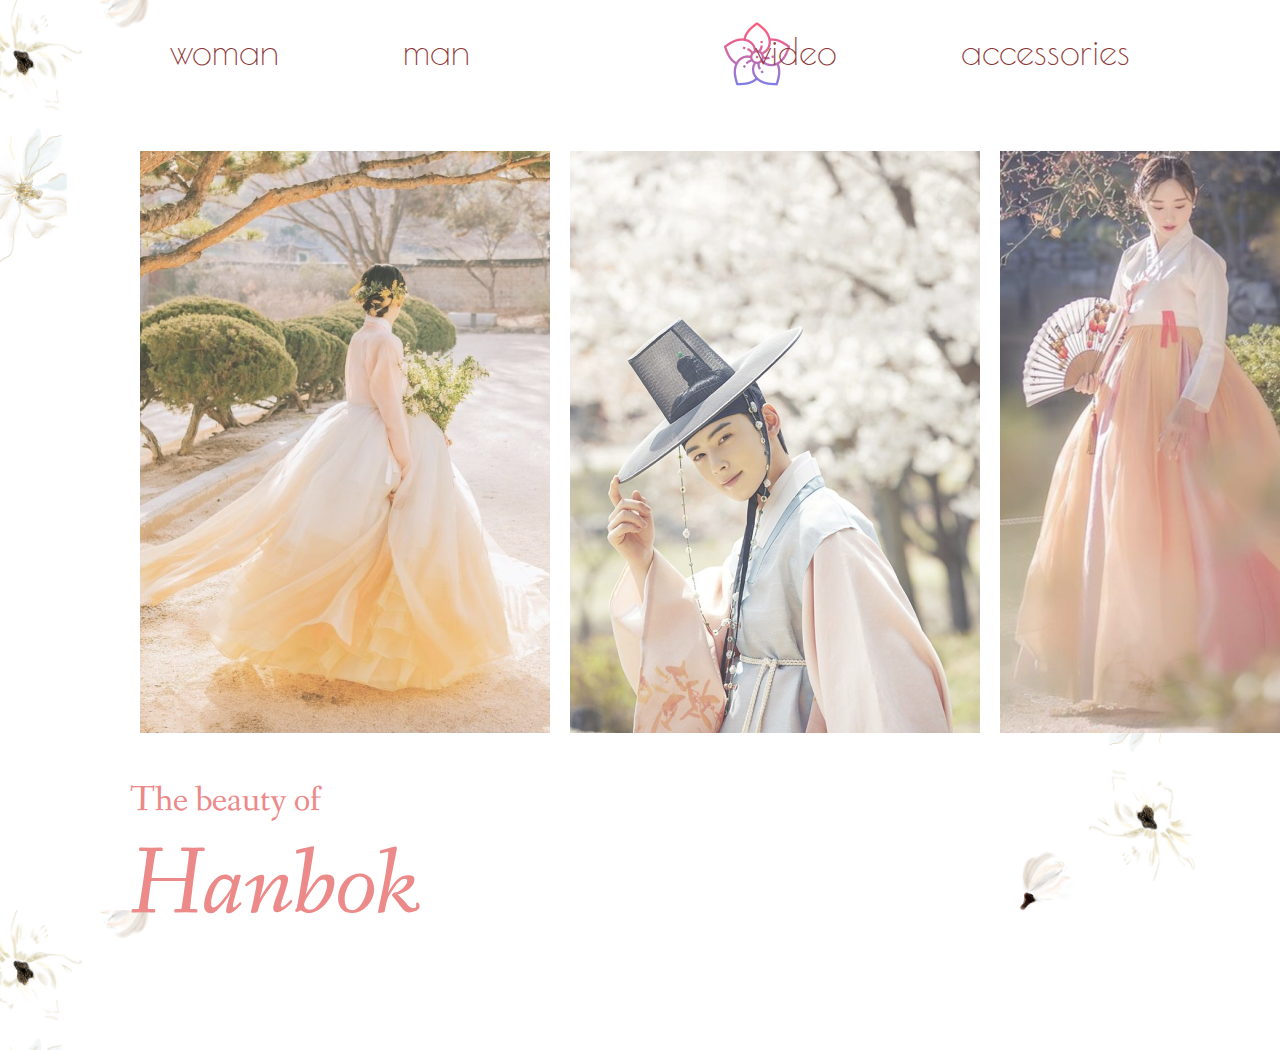
<file: index.html>
<!DOCTYPE html>
<html lang="en">
<head>
    <meta charset="UTF-8">
    <meta name="viewport" content="width=device-width, initial-scale=1.0">
    <title>Hanbok</title>
    <link type="text/css" rel="stylesheet" href="./CssFile/main.css">
    <link rel="icon" href="./resource/logo.png">
</head>

<body>

    <header>
        <nav>
            <div id="nav_list">
                <ul id="left_list">
                    <li><a href="./HtmlFile/woman.html">woman</a></li>
                    <li><a href="./HtmlFile/man.html">man</a></li>  
                </ul>        
                <div id="icon"><a href="main.html">
                <img src="./resource/logo.png" alt="logo">
                </a></div>
                <ul id="right_list">
                    <li><a href="./HtmlFile/video.html">video</a></li>
                    <li><a href="./HtmlFile/accessories.html">accessories</a></li>
                </ul>
            </div>
        </nav>
    </header>

    
<div id="box">
    <section>
        <div class="container">
            <div class="item"><img src="./resource/main_woman2.png" alt="main_woman2"></div>
            <div class="item"><img src="./resource/main_man%201.png" alt="main_man1"></div>
            <div class="item"><img src="./resource/main_woman1.png" alt="main_woman1"></div>
        </div>
        <div id="summary">
            The beauty of<br>
            <span>Hanbok</span>
        </div>
    </section>
</div>
</body>
</html>
</file>
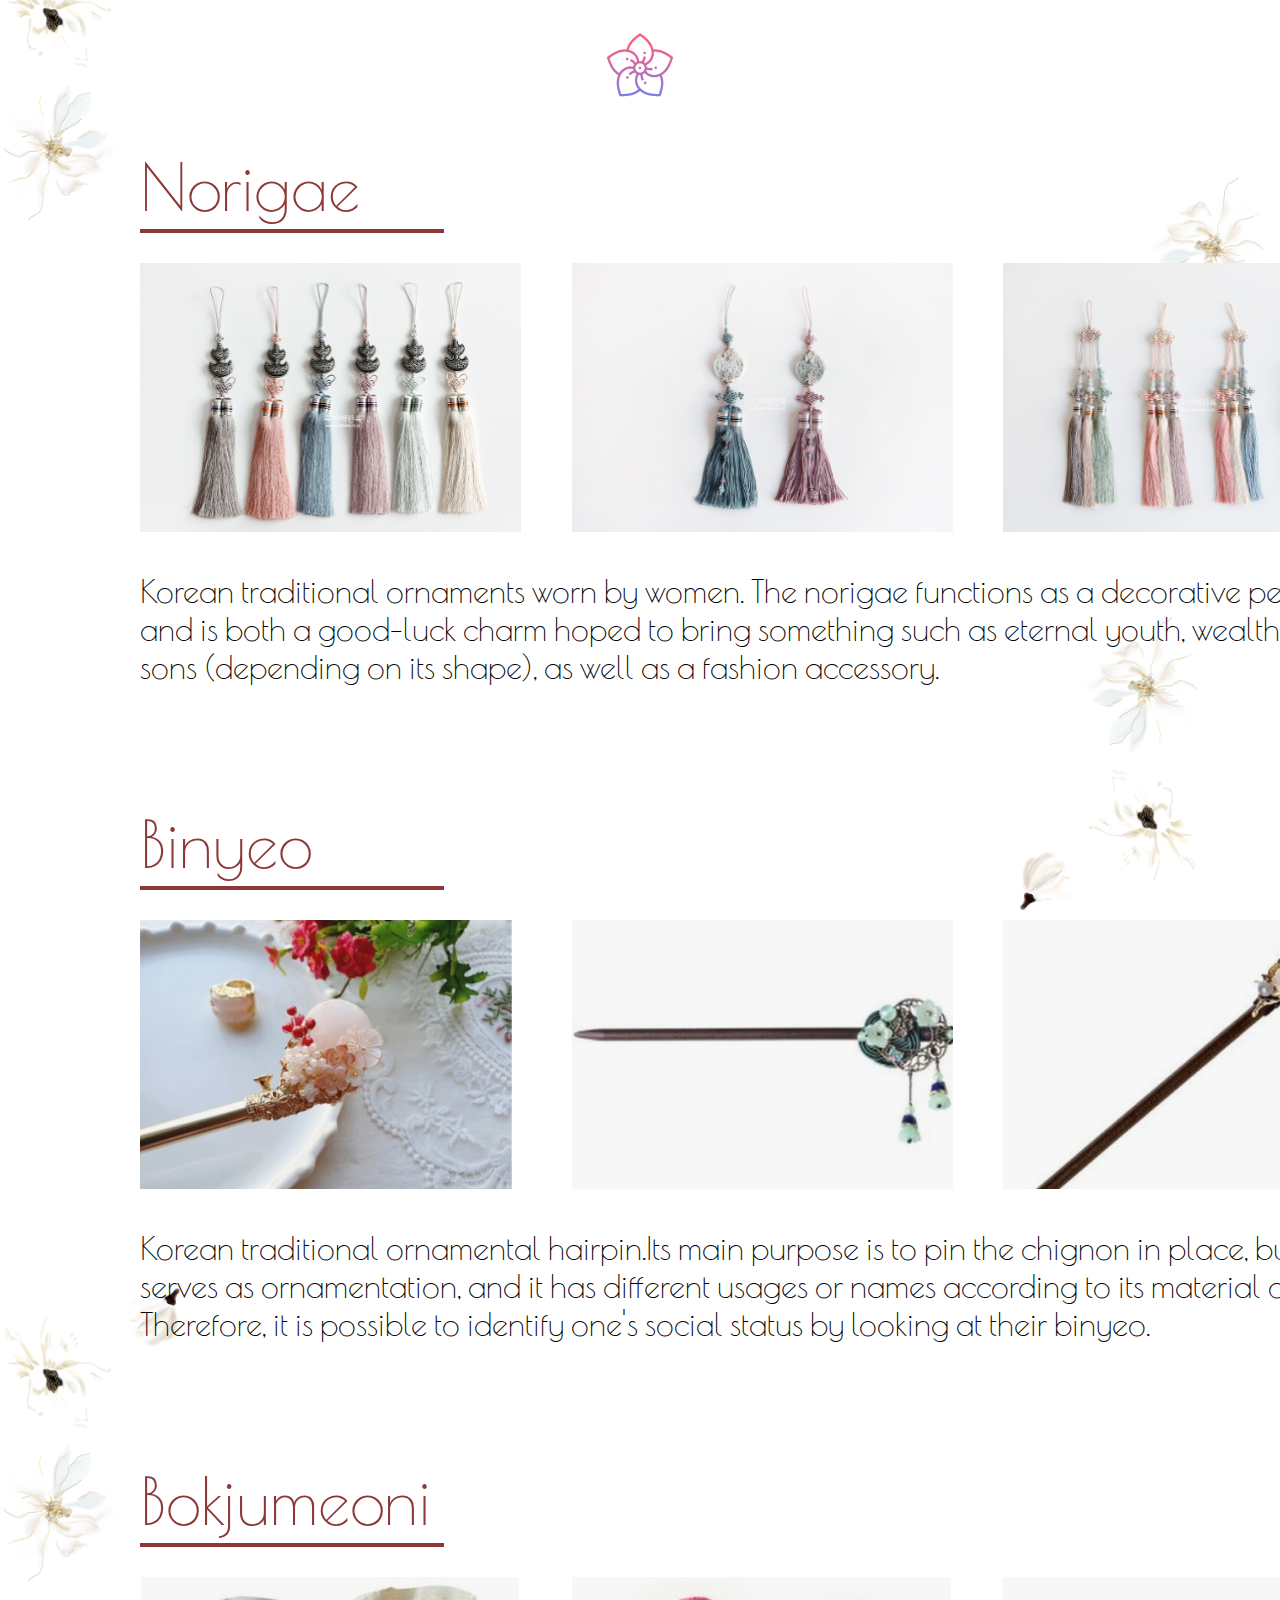
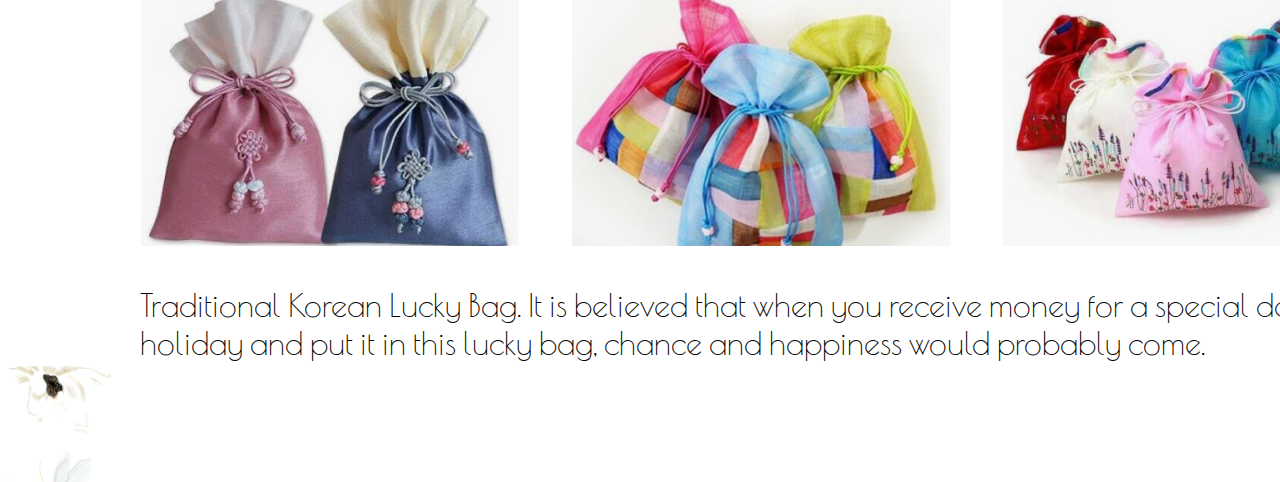
<file: HtmlFile/accessories.html>
<!doctype html>
<html lang="en">
<head>
    <meta charset="UTF-8">
    <meta name="viewport"
          content="width=device-width, user-scalable=no, initial-scale=1.0, maximum-scale=1.0, minimum-scale=1.0">
    <title>accessories</title>
    <link type="text/css" rel="stylesheet" href="../CssFile/accessories.css">
    <link rel="icon" href="../resource/logo.png">
</head>
<body>
<header>
    <div><a href="main.html">
        <img src="../resource/logo.png" alt="logo">
    </a>
    </div>
</header>

<section>
    <div class="box">
        <div class="item">
            <div class="title">
                Norigae
                <hr>
            </div>
            <div class="pic">
                <img src="../resource/노리개1.png" alt="노리개1">
                <img src="../resource/노리개2.png" alt="노리개2">
                <img src="../resource/노리개3.png" alt="노리개3">
            </div>
            <div class="intro">
                Korean traditional ornaments worn by women. The norigae functions as a decorative pendant and is
                both a
                good-luck charm hoped to bring something such as eternal youth, wealth or many sons (depending on
                its shape),
                as well as a fashion accessory.
            </div>
        </div>
        <div class="item">
            <div class="title">
                Binyeo
                <hr>
            </div>
            <div class="pic">
                <img src="../resource/비녀1.png" alt="비녀1">
                <img src="../resource/비녀2.png" alt="비녀2">
                <img src="../resource/비녀3.png" alt="비녀3">
            </div>
            <div class="intro">
                Korean traditional ornamental hairpin.Its main purpose is to pin the chignon in place, but it also serves
                as ornamentation, and it has different usages or names according to its material or shape.
                Therefore, it is possible to identify one's social status by looking at their binyeo.
            </div>
        </div>
        <div class="item">
            <div class="title">
                Bokjumeoni
                <hr>
            </div>
            <div class="pic">
                <img src="../resource/복주머니1.png" alt="복주머니1">
                <img src="../resource/복주머니2.png" alt="복주머니2">
                <img src="../resource/복주머니3.png" alt="복주머니3">
            </div>
            <div class="intro">
                Traditional Korean Lucky Bag. It is believed that when you receive money for a special day or holiday
                and put it in this lucky bag, chance and happiness would probably come.
            </div>
        </div>
    </div>
</section>

</body>
</html>
</file>
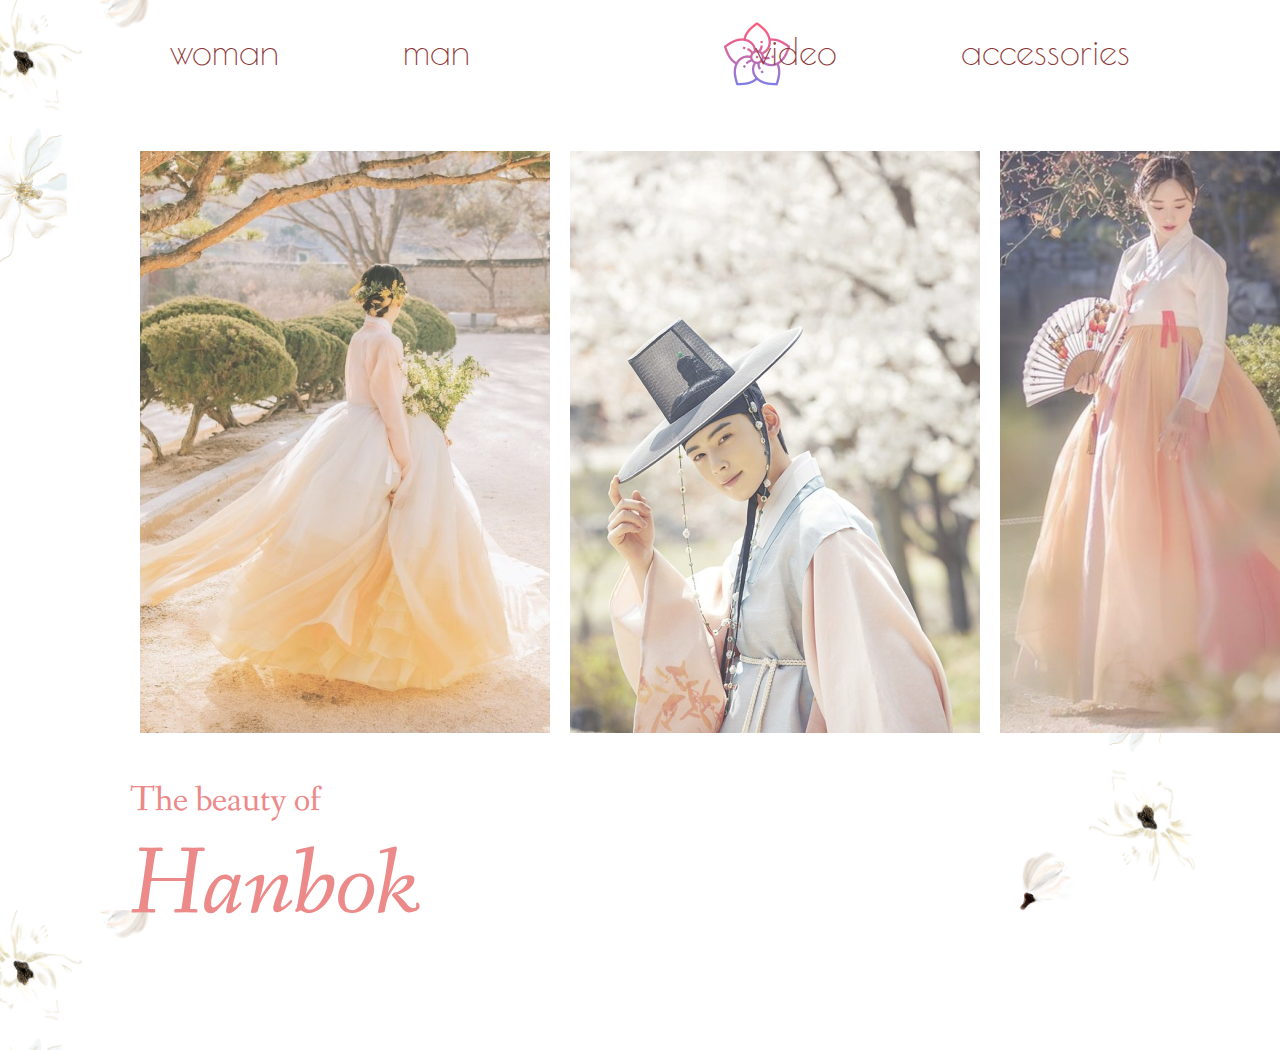
<file: HtmlFile/main.html>
<!DOCTYPE html>
<html lang="en">
<head>
    <meta charset="UTF-8">
    <meta name="viewport" content="width=device-width, initial-scale=1.0">
    <title>Hanbok</title>
    <link type="text/css" rel="stylesheet" href="../CssFile/main.css">
    <link rel="icon" href="../resource/logo.png">
</head>

<body>

    <header>
        <nav>
            <div id="nav_list">
                <ul id="left_list">
                    <li><a href="woman.html">woman</a></li>
                    <li><a href="man.html">man</a></li>  
                </ul>        
                <div id="icon"><a href="main.html">
                <img src="../resource/logo.png" alt="logo">
                </a></div>
                <ul id="right_list">
                    <li><a href="video.html">video</a></li>
                    <li><a href="accessories.html">accessories</a></li>
                </ul>
            </div>
        </nav>
    </header>

    
<div id="box">
    <section>
        <div class="container">
            <div class="item"><img src="../resource/main_woman2.png" alt="main_woman2"></div>
            <div class="item"><img src="../resource/main_man%201.png" alt="main_man1"></div>
            <div class="item"><img src="../resource/main_woman1.png" alt="main_woman1"></div>
        </div>
        <div id="summary">
            The beauty of<br>
            <span>Hanbok</span>
        </div>
    </section>
</div>
</body>
</html>
</file>
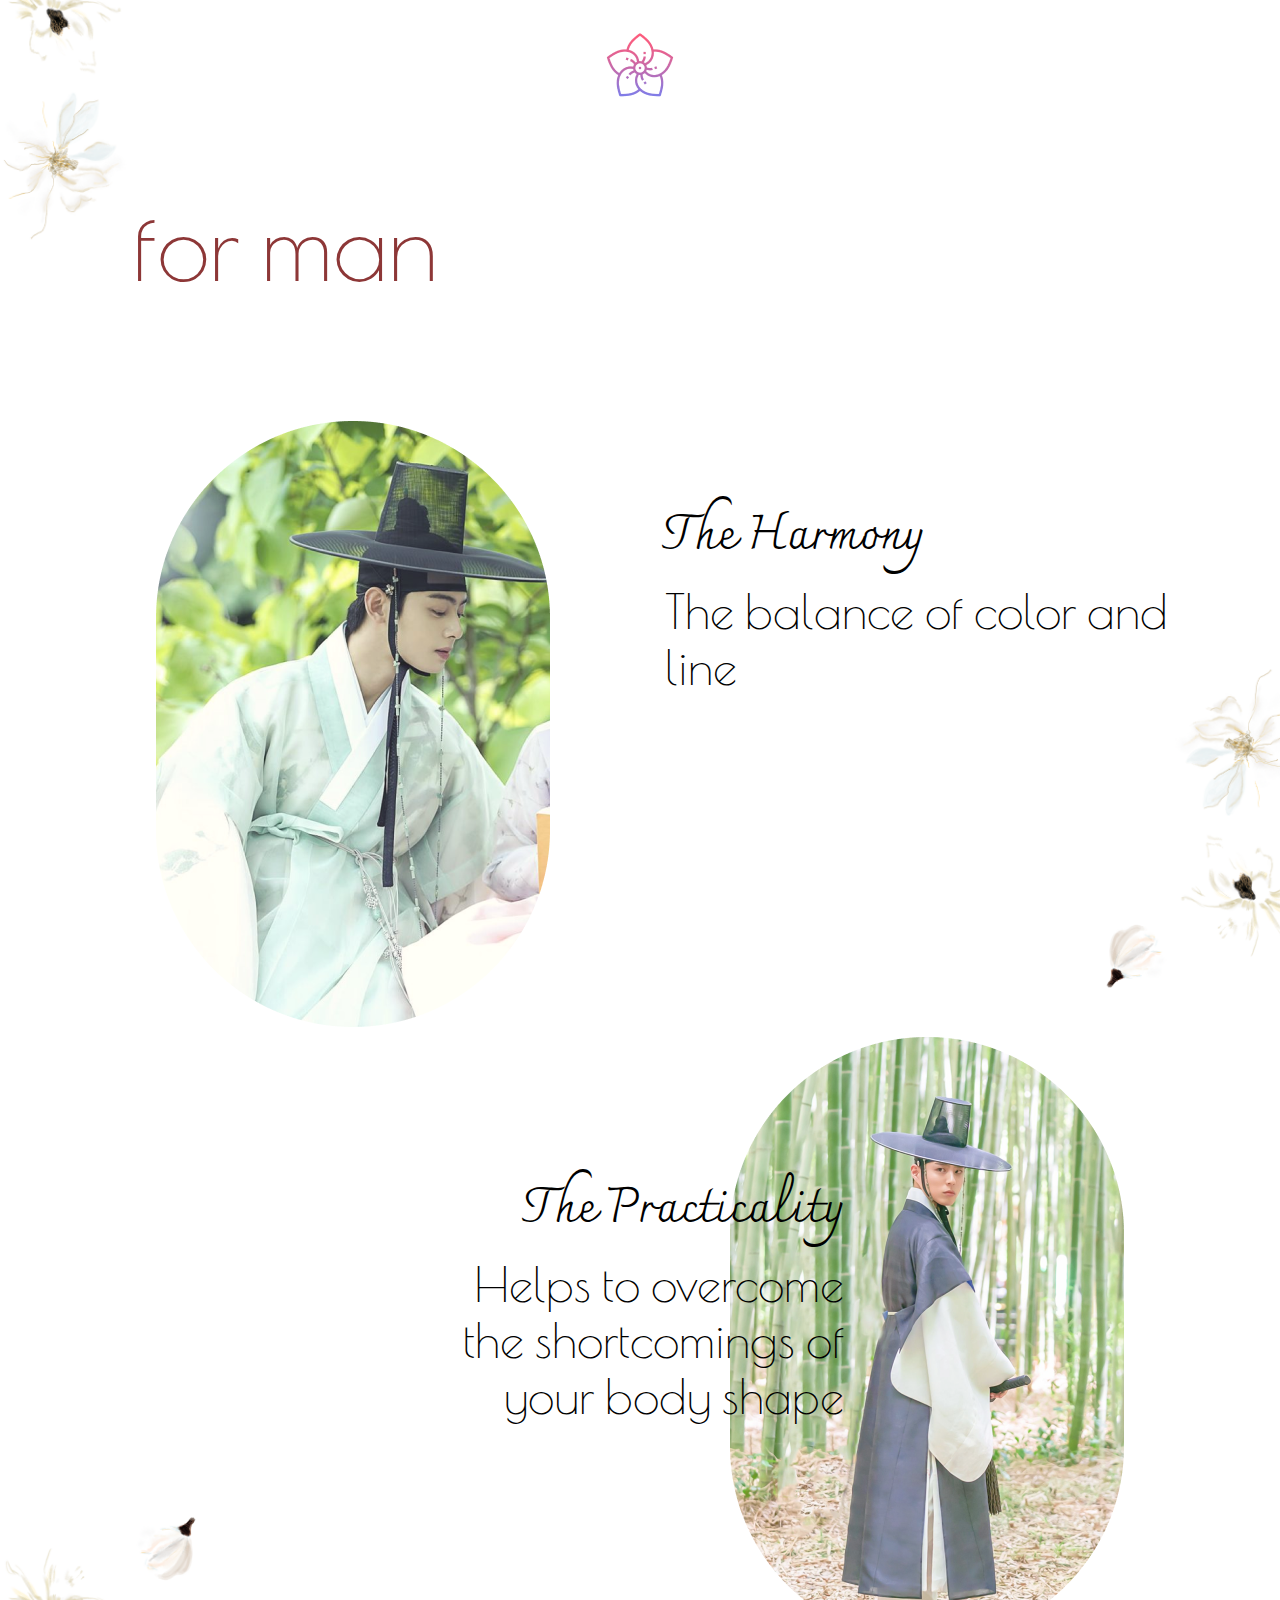
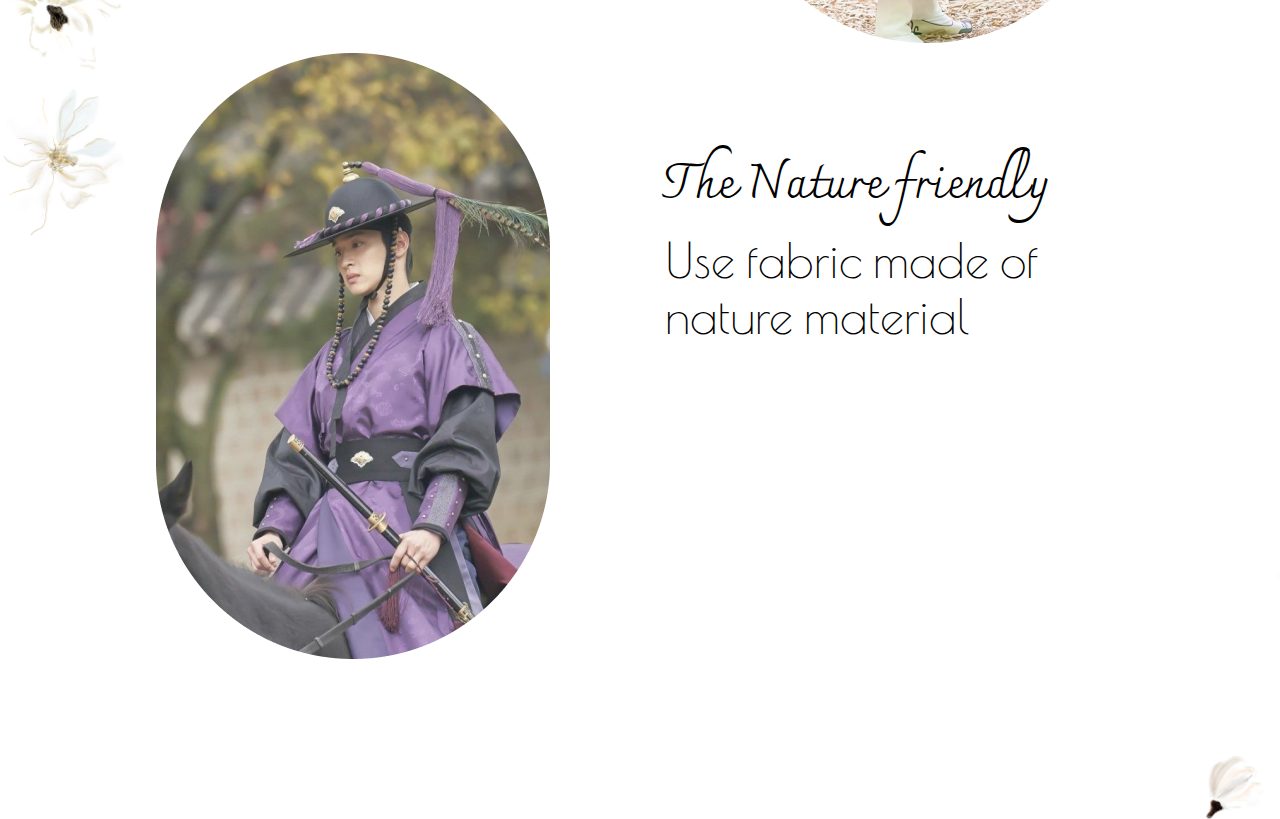
<file: HtmlFile/man.html>
<!doctype html>
<html lang="en">
<head>
    <meta charset="UTF-8">
    <meta name="viewport"
          content="width=device-width, user-scalable=no, initial-scale=1.0, maximum-scale=1.0, minimum-scale=1.0">
    <title>for man</title>
    <link type="text/css" rel="stylesheet" href="../CssFile/man.css">
    <link rel="icon" href="../resource/logo.png">
</head>

<body>
<header>
    <div><a href="main.html">
        <img src="../resource/logo.png" alt="logo">
    </a>
    </div>
</header>

<section>
    <div>
    <div id="title">
        <span>for man</span>
    </div>

    <div class="container">
        <div class="leftImg">
            <img src="../resource/남한복1.png" alt="남한복1">
            <div id="text1"><span>The Harmony</span><br>
                The balance of color and <br>line
            </div>
        </div>
        <div class="rightImg">
            <img src="../resource/남한복2.png" alt="남한복2">
            <div id="text2"><span>The Practicality</span><br>
                Helps to overcome<br>
                the shortcomings of<br>
                your body shape</div>
        </div>
        <div class="lefImg">
            <img src="../resource/남한복3.png" alt="남한복3">
            <div id="text3"><span>The Nature friendly</span><br>
                Use fabric made of <br>nature material</div>
        </div>
    </div>
    </div>
</section>

</body>
</html>
</file>
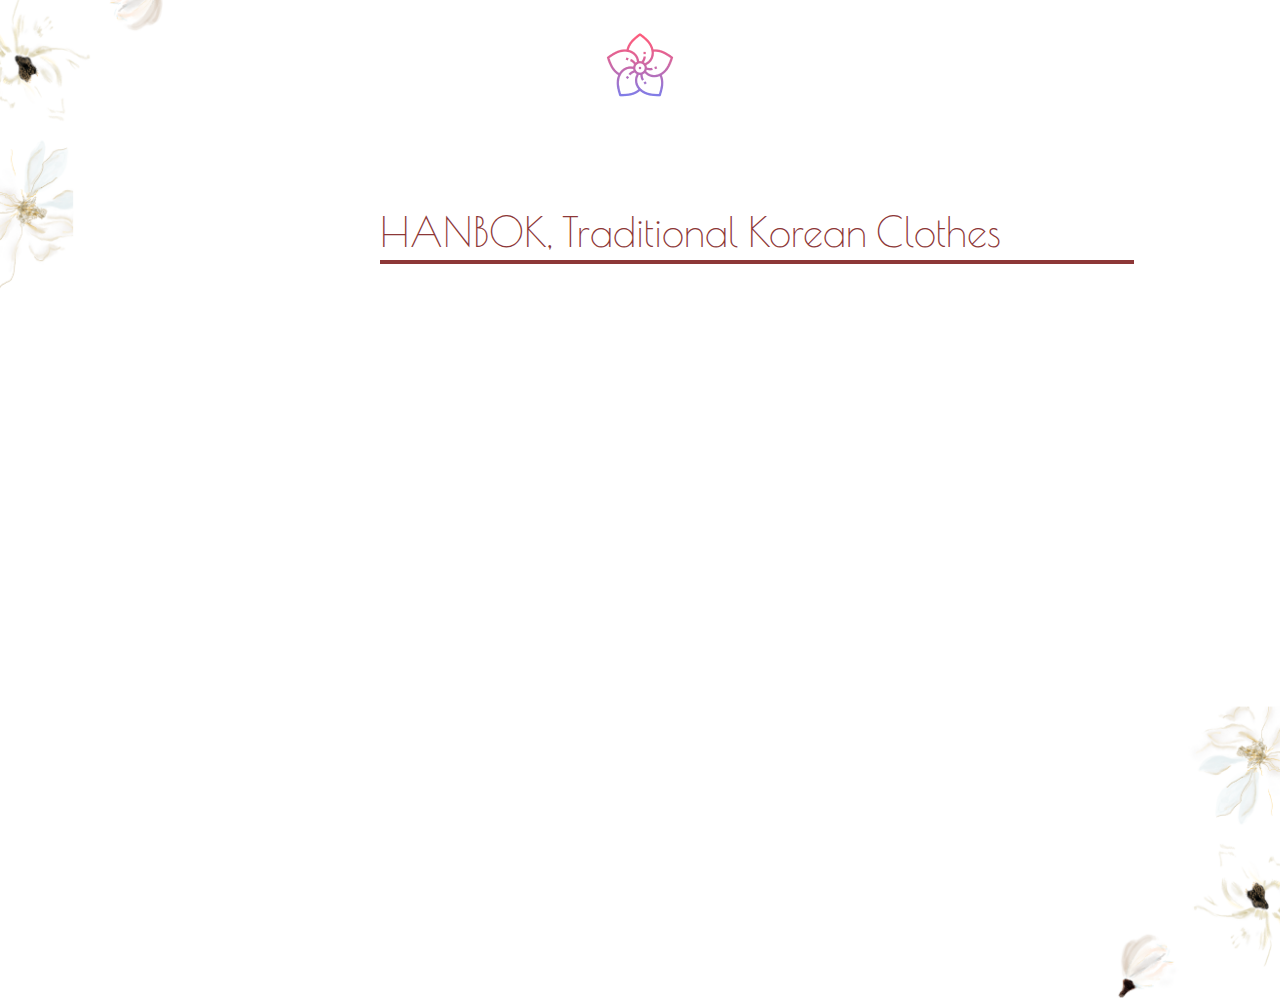
<file: HtmlFile/video.html>
<!DOCTYPE html>
<html lang="en">
<head>
    <meta charset="UTF-8">
    <meta http-equiv="X-UA-Compatible" content="IE=edge">
    <meta name="viewport" content="width=device-width, initial-scale=1.0">
    <title>Video</title>    
    <link type="text/css" rel="stylesheet" href="../CssFile/video.css">
    <link rel="icon" href="../resource/logo.png">
</head>
<body>
    <header>
        <div><a href="main.html">
            <img src="../resource/logo.png" alt="logo">
        </a>
        </div>
    </header>
    <div id="box">
    <div id="title">HANBOK, Traditional Korean Clothes
        <hr>
    </div>
    <iframe src="https://www.youtube.com/embed/xY2Gm2EdhsU" 
    title="YouTube video player" frameborder="0" allow="accelerometer; autoplay; 
    clipboard-write; encrypted-media; gyroscope; picture-in-picture" allowfullscreen></iframe>
    </div>
</body>
</html>
</file>
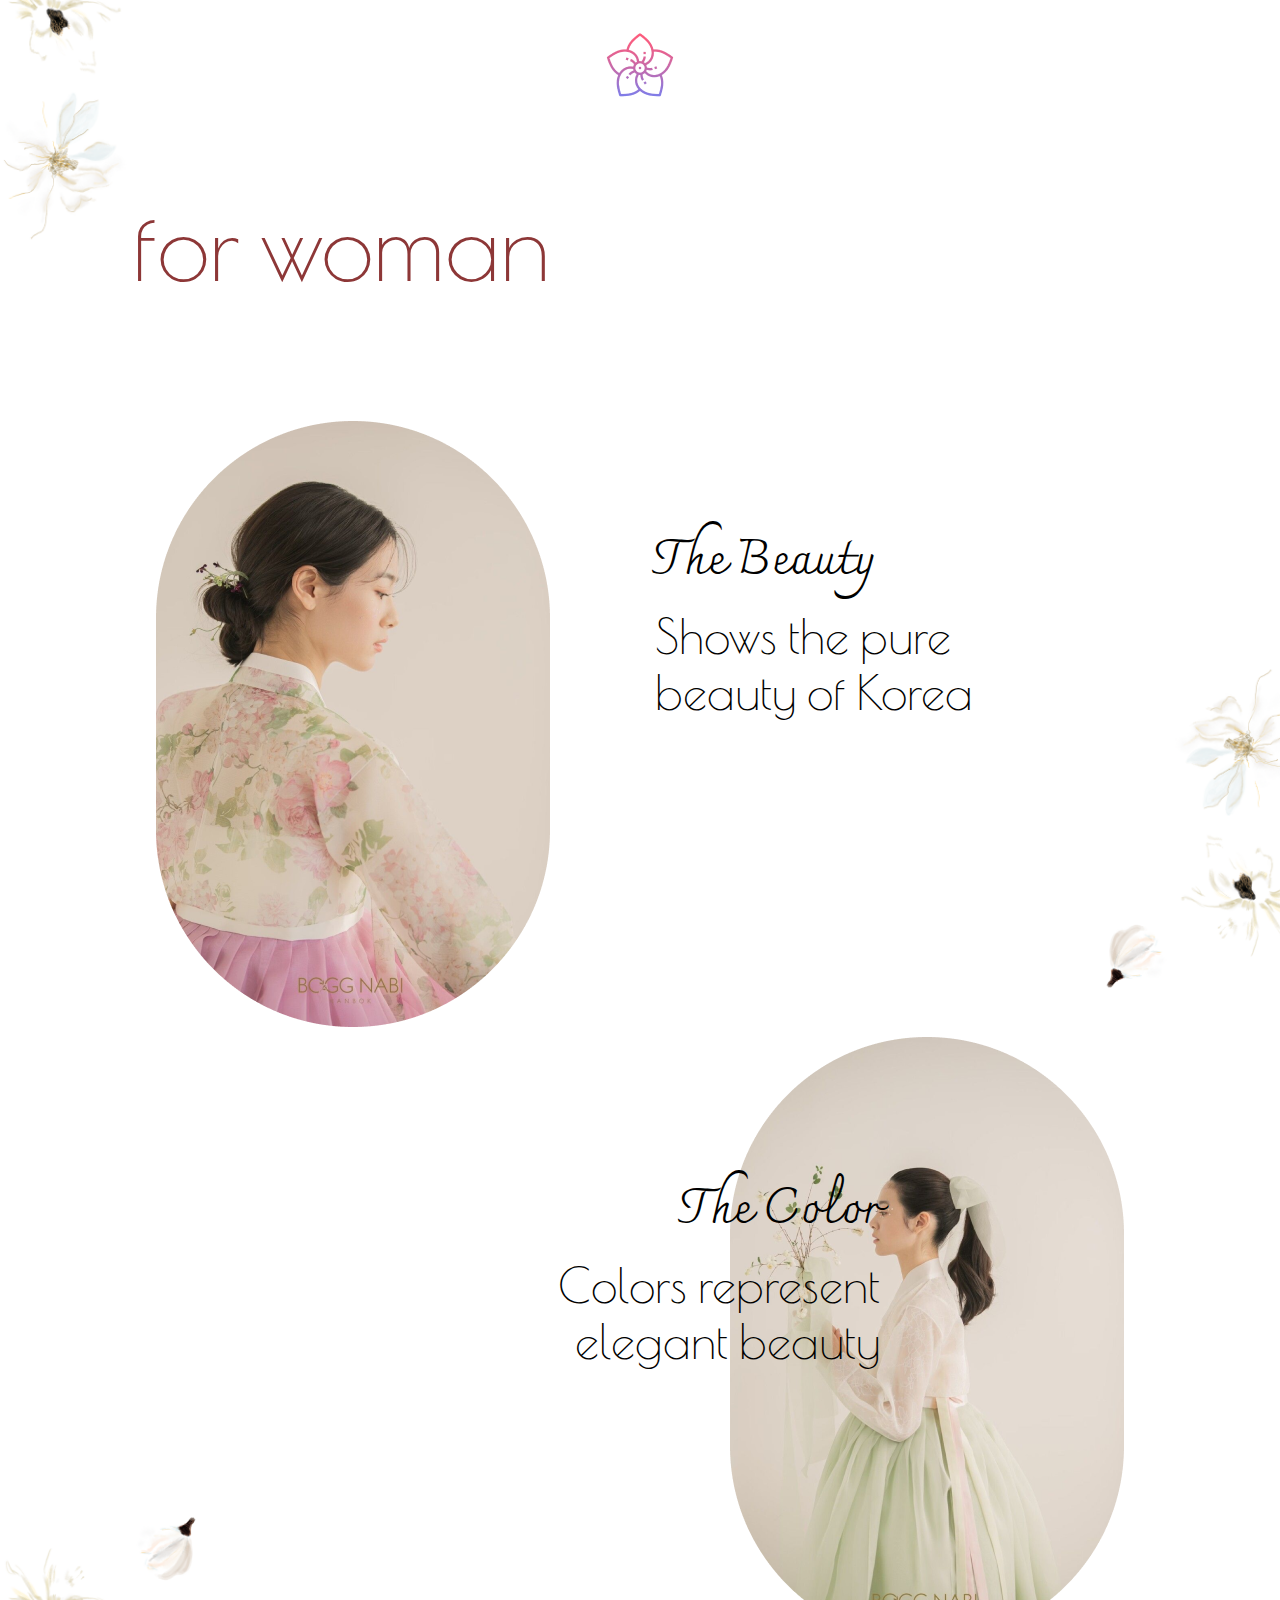
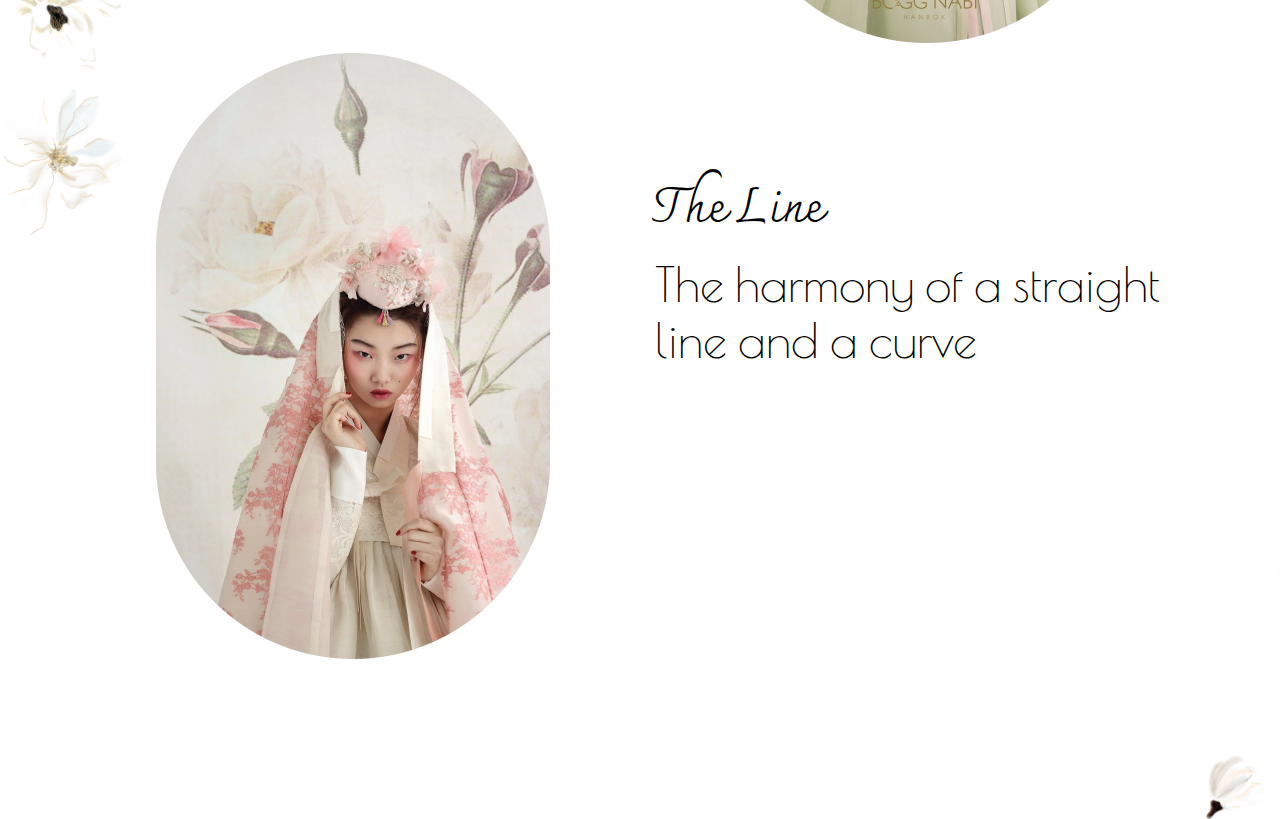
<file: HtmlFile/woman.html>
<!doctype html>
<html lang="en">
<head>
    <meta charset="UTF-8">
    <meta name="viewport"
          content="width=device-width, user-scalable=no, initial-scale=1.0, maximum-scale=1.0, minimum-scale=1.0">
    <title>for woman</title>
    <link type="text/css" rel="stylesheet" href="../CssFile/woman.css">
    <link rel="icon" href="../resource/logo.png">
</head>

<body>
<header>
    <div><a href="main.html">
        <img src="../resource/logo.png" alt="logo">
    </a>
    </div>
</header>

<section>
    <div id="title">
        <span>for woman</span>
    </div>

    <div class="container">
        <div class="leftImg">
            <img src="../resource/여한복1.png" alt="여한복1">
            <div id="text1"><span>The Beauty</span><br>
            Shows the pure <br>beauty of Korea</div>
        </div>
        <div class="rightImg">
            <img src="../resource/여한복2.png" alt="여한복2">
            <div id="text2"><span>The Color</span><br>
            Colors represent <br>elegant beauty</div>
        </div>
        <div class="lefImg">
            <img src="../resource/여한복3.png" alt="여한복3">
            <div id="text3"><span>The Line</span><br>
            The harmony of a straight <br>line and a curve</div>
        </div>
    </div>
</section>

</body>
</html>
</file>
<file: CssFile/main.css>
@import url('https://fonts.googleapis.com/css2?family=Poiret+One&display=swap');
@import url('https://fonts.googleapis.com/css2?family=Fanwood+Text:ital@0;1&family=Poiret+One&display=swap');

* {
    padding: 0px;
    margin: 0px;
}

body {
    background-image: url("../resource/main.png");
    background-size: cover;
}

#box {
    text-align: center;
    margin-top:30px;
}




#icon, header li {
    display: inline-block;
    text-decoration: none;
    font-family: 'Poiret One', cursive;
    font-size: 36px;
    margin-left:60px;
    margin-right:60px;
}

#nav_list {
    display:block;
    width:100%;
    height:20%;

}

#left_list,#right_list{
    position:absolute;
}

#left_list{
    left:30px;
    top:30px;
    margin-left:80px;
}

#icon{
    margin-left:720px;
    margin-top: 20px;
}

#right_list{
    right:30px;
    top:30px;
    margin-right: 60px;
}









#nav_list a {
    text-decoration: none;
    color: #8D3737;
}

header li:hover {
    text-decoration: underline;
}

.container {
    display: grid;
    grid-template-columns: 430px 430px 430px;
    margin: 50px 0px 40px 130px;
}

#summary {
    text-align: left;
    font-family: 'Fanwood Text', serif;
    font-size: 36px;
    color: #EC8989;
    position: absolute;
    left: 130px;
    padding-bottom: 100px;
}

#summary span {
    font-family: 'Fanwood Text', serif;
    font-style: italic;
    font-size: 96px;
}
</file>
<file: CssFile/accessories.css>
@import url('https://fonts.googleapis.com/css2?family=Poiret+One&display=swap');

* {
    padding: 0px;
    margin: 0px;
}

body {
    background-image: url("../resource/accessories.png");
    background-size: cover;
}

header > div {
    text-align: center;
    margin-top: 31px;
}

.title {
    margin-top: 40px;
}


hr {
    border: 2px solid #8D3737;
    width: 300px;
    margin-top: 5px;
    margin-bottom: 30px;
}

.item {
    font-family: 'Poiret One', cursive;
    color: #8D3737;
    font-size: 64px;
}

.intro {
    color: black;
    font-size: 32px;
    margin-bottom: 120px;
}

.box {
    position: absolute;
    width: 1265px;
    margin-left: 140px;
}

.pic {
    display: grid;
    gap: 30px;
    grid-template-columns: repeat(3, 1fr);
    margin-bottom: 40px;

}
</file>
<file: CssFile/man.css>
@import url('https://fonts.googleapis.com/css2?family=Poiret+One&display=swap');
@import url('https://fonts.googleapis.com/css2?family=Charmonman&display=swap');

* {
    padding: 0px;
    margin: 0px;
}

body {
    background-image: url("../resource/for_page.png");
    background-size: cover;
    font-family: 'Poiret One', cursive;
}

header > div {
    text-align: center;
    margin-top: 31px;
    margin-bottom: 81px;
}

#title {
    display:inline-block;
    position: relative;
    font-size: 96px;
    color: #8D3737;
    left: 132px;
}

.container {
    margin: 120px 0px 150px 156px;
    font-size: 48px;
    color: black;
}


.rightImg {

    text-align: right;
    margin-right: 156px;
}

.container span {
    display: inline-block;
    font-family: 'Charmonman', cursive;
    color: black;
    font-size: 48px;
    width:100%;
}

#text1 {
    position: absolute;
    left: 665px;
    top: 491px;
}

#text2 {
    position: absolute;
    left: 463px;
    top: 1164px;
}

#text3 {
    position: absolute;
    left: 665px;
    top: 1740px;
    text-align: left;
}
</file>
<file: CssFile/video.css>
@import url('https://fonts.googleapis.com/css2?family=Poiret+One&display=swap');

* {
    padding: 0px;
    margin: 0px;
}

body {
    background-image: url("../resource/main.png");
    background-size: cover;
}

header > div {
    text-align: center;
    margin-top: 31px;
}

#title{
    color: #8D3737;
    font-family: 'Poiret One', cursive;
    font-size:40px;
}

iframe{
    width:750px;
    height:500px;
}

hr {
    border: 2px solid #8D3737;
    width: 750px;
    margin-top: 5px;
    margin-bottom: 30px;
}

#box{
    margin-top:100px;
    margin-bottom:200px;
    margin-left:380px;
}

#title{
    text-align: left;
}
</file>
<file: CssFile/woman.css>
@import url('https://fonts.googleapis.com/css2?family=Poiret+One&display=swap');
@import url('https://fonts.googleapis.com/css2?family=Charmonman&display=swap');

* {
    padding: 0px;
    margin: 0px;
}

body {
    background-image: url("../resource/for_page.png");
    background-size: cover;
    font-family: 'Poiret One', cursive;
}

header > div {
    text-align: center;
    margin-top: 31px;
    margin-bottom: 81px;
}

#title {
    display:inline-block;
    position: relative;
    font-size: 96px;
    color: #8D3737;
    left: 132px;
}

.container {
    margin: 120px 0px 150px 156px;
    font-size: 48px;
    color: black;
}


.rightImg {

    text-align: right;
    margin-right: 156px;
}

.container span {
    display: inline-block;
    font-family: 'Charmonman', cursive;
    color: black;
    font-size: 48px;
    width:100%;
}

#text1 {
    position: absolute;
    left: 655px;
    top: 516px;
}

#text2 {
    position: absolute;
    left: 558px;
    top: 1165px;
}

#text3 {
    position: absolute;
    left: 655px;
    top: 1764px;
    text-align: left;
}
</file>
